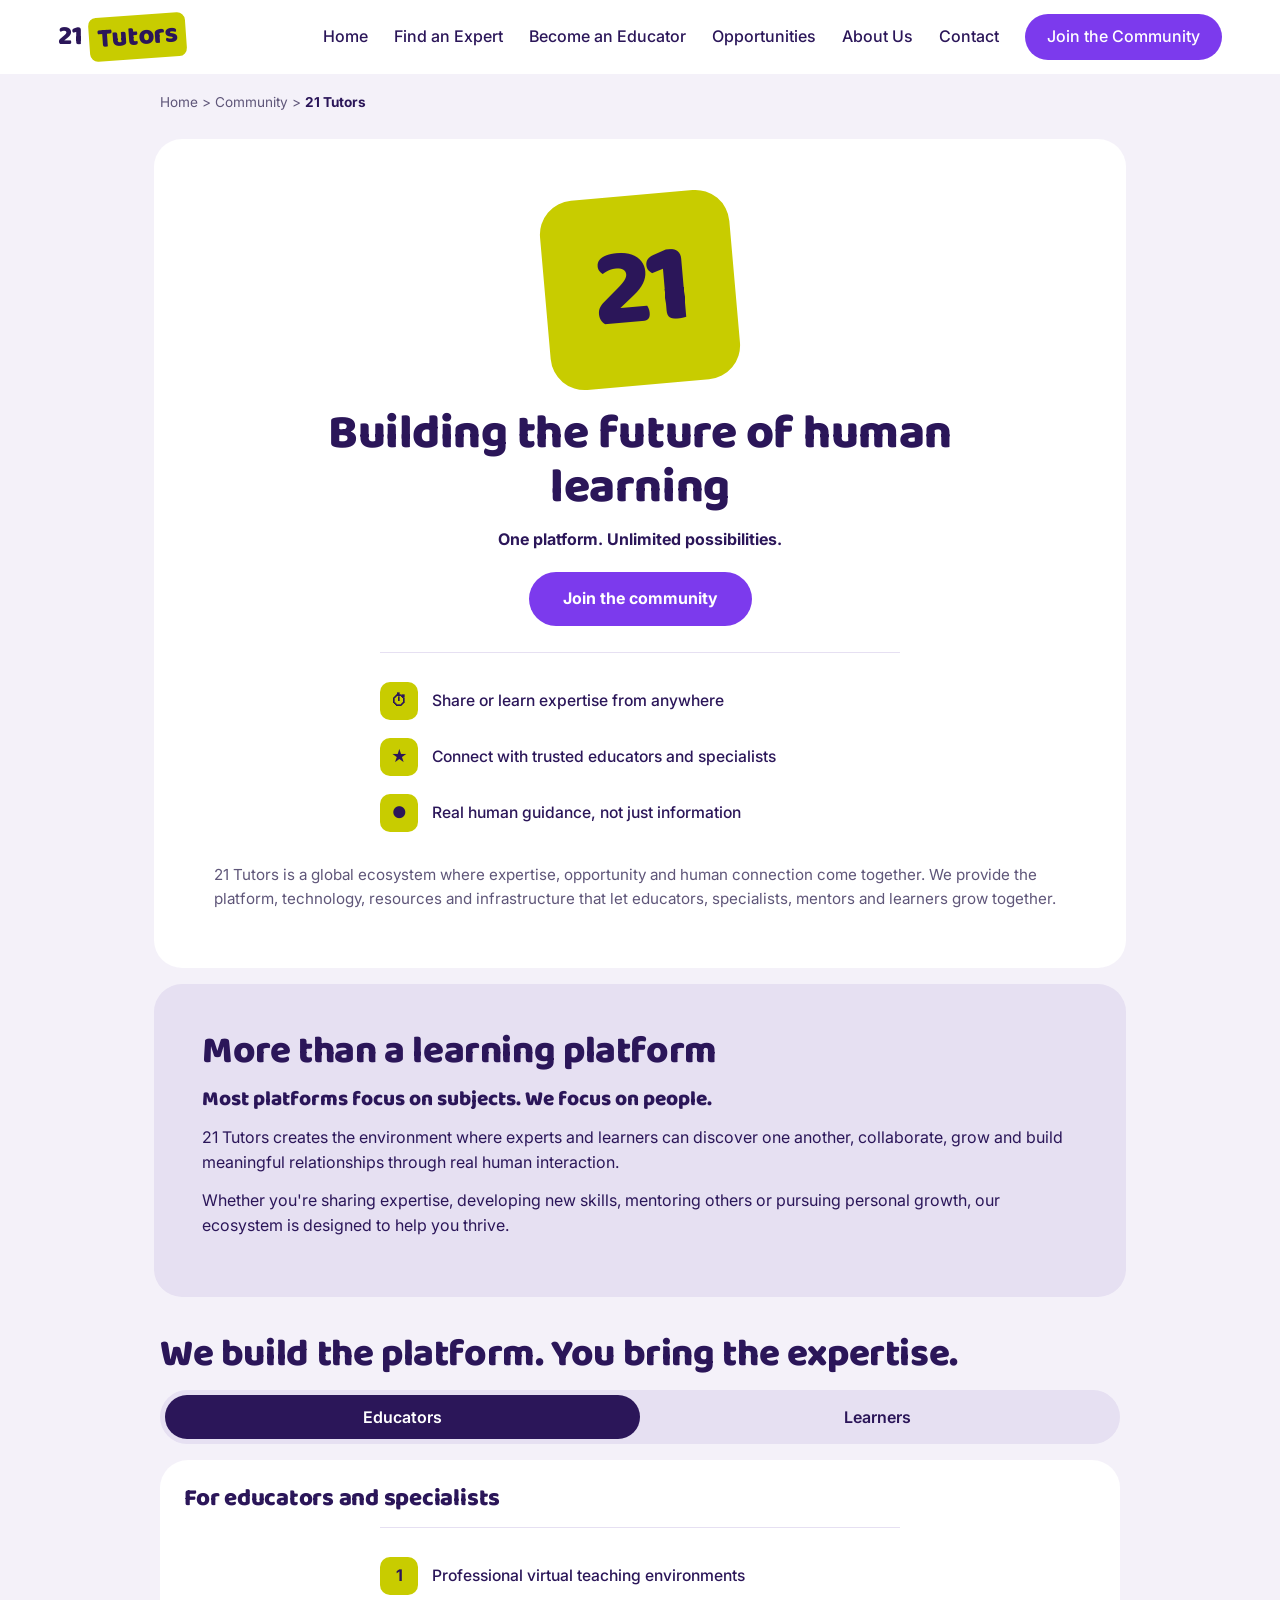
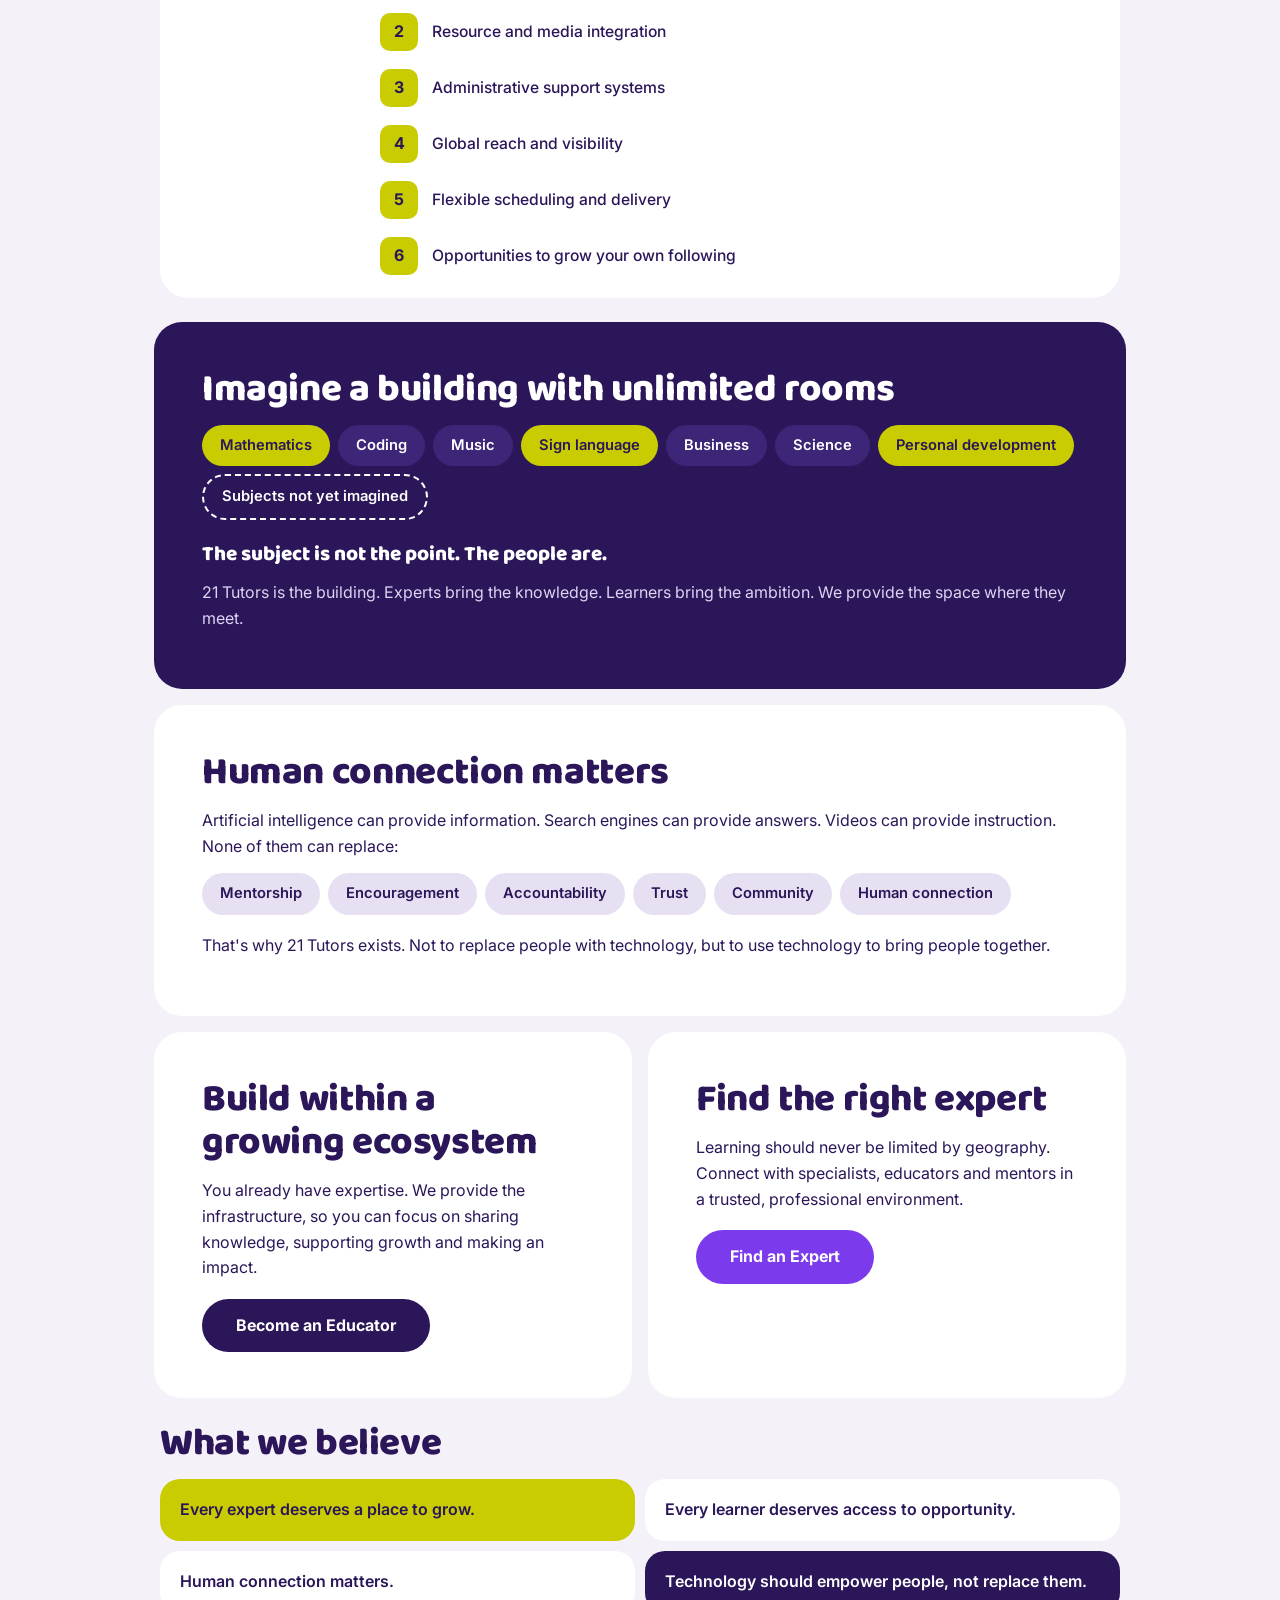
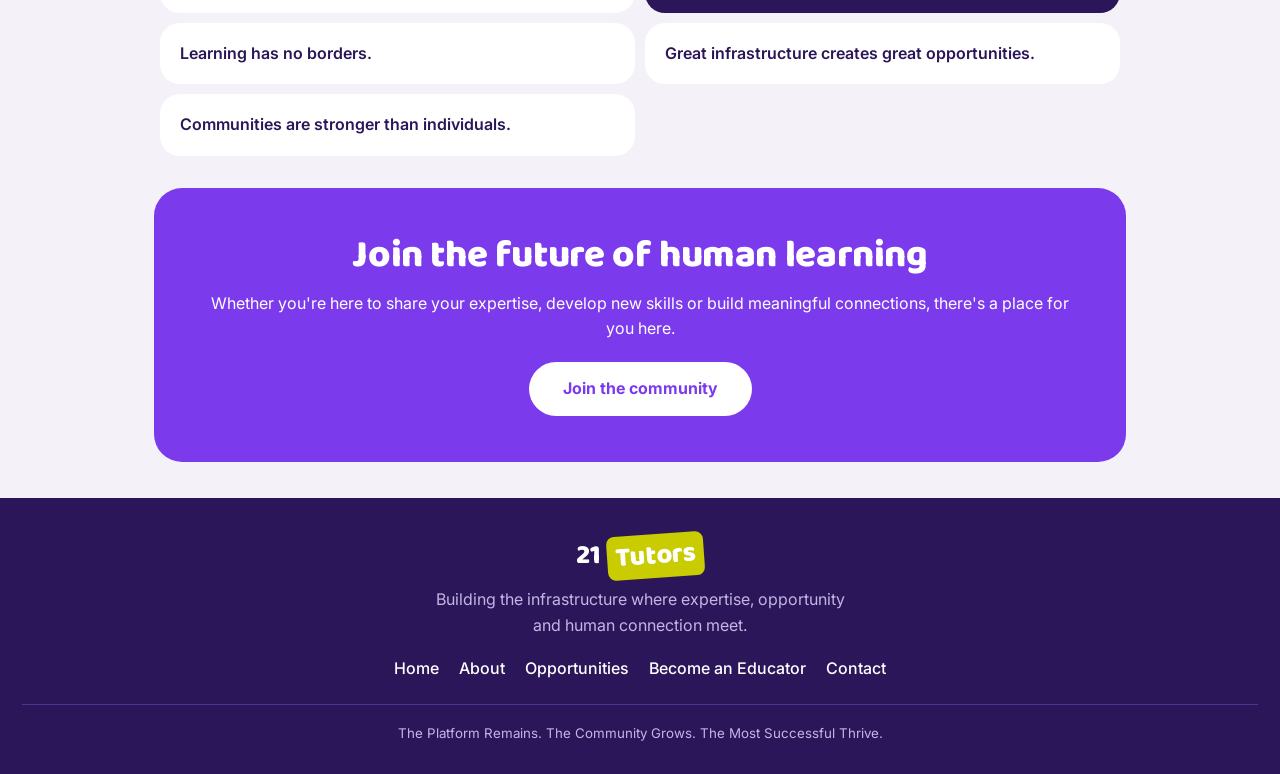
<file: index.html>
<!DOCTYPE html>
<html lang="en">
<head>
<meta charset="UTF-8">
<meta name="viewport" content="width=device-width, initial-scale=1">
<title>21 Tutors | One Platform. Unlimited Possibilities.</title>
<link href="https://fonts.googleapis.com/css2?family=Baloo+2:wght@700;800&family=Inter:wght@400;500;600;700&display=swap" rel="stylesheet">
<link rel="stylesheet" href="style.css">
</head>
<body>

<header class="site-header" id="top">
  <div class="bar">
    <a class="logo" href="#top">21<i>Tutors</i></a>
    <nav class="menu" id="menu" aria-label="Main">
      <a href="#top">Home</a>
      <a href="#people">Find an Expert</a>
      <a href="#people">Become an Educator</a>
      <a href="#how">Opportunities</a>
      <a href="#who">About Us</a>
      <a href="#contact">Contact</a>
      <a class="btn" href="#join">Join the Community</a>
    </nav>
    <button class="burger" id="burger" aria-label="Open menu" aria-expanded="false" aria-controls="menu">
      <span></span><span></span><span></span>
    </button>
  </div>
</header>

<main>
  <p class="crumbs">Home &gt; Community &gt; <b>21 Tutors</b></p>

  <section class="hero card">
    <div class="tile" aria-hidden="true"><b>21</b></div>
    <h1>Building the future of human learning</h1>
    <p class="save">One platform. Unlimited possibilities.</p>
    <a class="btn" href="#join">Join the community</a>
    <ul class="ticks">
      <li><span class="ico">&#9201;</span>Share or learn expertise from anywhere</li>
      <li><span class="ico">&#9733;</span>Connect with trusted educators and specialists</li>
      <li><span class="ico">&#9679;</span>Real human guidance, not just information</li>
    </ul>
    <p class="intro">21 Tutors is a global ecosystem where expertise, opportunity and human connection come together. We provide the platform, technology, resources and infrastructure that let educators, specialists, mentors and learners grow together.</p>
  </section>

  <section class="card tint" id="who">
    <h2>More than a learning platform</h2>
    <p class="lead">Most platforms focus on subjects. We focus on people.</p>
    <p>21 Tutors creates the environment where experts and learners can discover one another, collaborate, grow and build meaningful relationships through real human interaction.</p>
    <p>Whether you're sharing expertise, developing new skills, mentoring others or pursuing personal growth, our ecosystem is designed to help you thrive.</p>
  </section>

  <section class="how" id="how">
    <h2>We build the platform. You bring the expertise.</h2>
    <div class="tabs" role="tablist">
      <button role="tab" class="tab on" data-tab="edu" aria-selected="true">Educators</button>
      <button role="tab" class="tab" data-tab="learn" aria-selected="false">Learners</button>
    </div>
    <div class="panel on" id="edu" role="tabpanel">
      <h3>For educators and specialists</h3>
      <ul class="ticks">
        <li><span class="ico">1</span>Professional virtual teaching environments</li>
        <li><span class="ico">2</span>Resource and media integration</li>
        <li><span class="ico">3</span>Administrative support systems</li>
        <li><span class="ico">4</span>Global reach and visibility</li>
        <li><span class="ico">5</span>Flexible scheduling and delivery</li>
        <li><span class="ico">6</span>Opportunities to grow your own following</li>
      </ul>
    </div>
    <div class="panel" id="learn" role="tabpanel">
      <h3>For learners</h3>
      <ul class="ticks">
        <li><span class="ico">1</span>Access to experienced educators and specialists</li>
        <li><span class="ico">2</span>Interactive learning spaces</li>
        <li><span class="ico">3</span>Structured learning pathways</li>
        <li><span class="ico">4</span>Personalised support and guidance</li>
        <li><span class="ico">5</span>Flexible online access from anywhere</li>
        <li><span class="ico">6</span>A trusted community of experts</li>
      </ul>
    </div>
  </section>

  <section class="card dark">
    <h2>Imagine a building with unlimited rooms</h2>
    <div class="rooms">
      <span>Mathematics</span><span>Coding</span><span>Music</span><span>Sign language</span>
      <span>Business</span><span>Science</span><span>Personal development</span>
      <span class="q">Subjects not yet imagined</span>
    </div>
    <p class="lead">The subject is not the point. The people are.</p>
    <p>21 Tutors is the building. Experts bring the knowledge. Learners bring the ambition. We provide the space where they meet.</p>
  </section>

  <section class="card">
    <h2>Human connection matters</h2>
    <p>Artificial intelligence can provide information. Search engines can provide answers. Videos can provide instruction. None of them can replace:</p>
    <div class="chips">
      <span>Mentorship</span><span>Encouragement</span><span>Accountability</span>
      <span>Trust</span><span>Community</span><span>Human connection</span>
    </div>
    <p>That's why 21 Tutors exists. Not to replace people with technology, but to use technology to bring people together.</p>
  </section>

  <section class="people" id="people">
    <div class="card">
      <h2>Build within a growing ecosystem</h2>
      <p>You already have expertise. We provide the infrastructure, so you can focus on sharing knowledge, supporting growth and making an impact.</p>
      <a class="btn dark" href="#join">Become an Educator</a>
    </div>
    <div class="card">
      <h2>Find the right expert</h2>
      <p>Learning should never be limited by geography. Connect with specialists, educators and mentors in a trusted, professional environment.</p>
      <a class="btn" href="#join">Find an Expert</a>
    </div>
  </section>

  <section class="beliefs">
    <h2>What we believe</h2>
    <ul>
      <li>Every expert deserves a place to grow.</li>
      <li>Every learner deserves access to opportunity.</li>
      <li>Human connection matters.</li>
      <li>Technology should empower people, not replace them.</li>
      <li>Learning has no borders.</li>
      <li>Great infrastructure creates great opportunities.</li>
      <li>Communities are stronger than individuals.</li>
    </ul>
  </section>

  <section class="card cta" id="join">
    <h2>Join the future of human learning</h2>
    <p>Whether you're here to share your expertise, develop new skills or build meaningful connections, there's a place for you here.</p>
    <a class="btn" href="#top">Join the community</a>
  </section>
</main>

<footer id="contact">
  <a class="logo" href="#top">21<i>Tutors</i></a>
  <p>Building the infrastructure where expertise, opportunity and human connection meet.</p>
  <nav aria-label="Footer">
    <a href="#top">Home</a><a href="#who">About</a><a href="#how">Opportunities</a><a href="#people">Become an Educator</a><a href="#contact">Contact</a>
  </nav>
  <small>The Platform Remains. The Community Grows. The Most Successful Thrive.</small>
</footer>

<script src="script.js"></script>
</body>
</html>
</file>
<file: style.css>
:root{
  --purple:#2b1659; --purple-2:#3d2578; --violet:#7c3aed; --lime:#c8cc00;
  --page:#f4f1f9; --panel:#e6e0f2; --muted:#5f5679;
}
*{margin:0;padding:0;box-sizing:border-box}
html{scroll-behavior:smooth;scroll-padding-top:80px}
body{font-family:Inter,Arial,sans-serif;background:var(--page);color:var(--purple);line-height:1.6;-webkit-text-size-adjust:100%}
h1,h2,h3{font-family:"Baloo 2",Inter,sans-serif;font-weight:800;line-height:1.12;letter-spacing:-.01em}
h2{font-size:1.9rem;margin-bottom:14px}
p{margin-bottom:12px}
a{color:inherit}
main{width:100%;max-width:1000px;margin:0 auto;padding:0 14px 20px}

/* header */
.site-header{position:sticky;top:0;z-index:50;background:#fff;transition:box-shadow .2s}
.site-header.scrolled{box-shadow:0 4px 18px rgba(43,22,89,.12)}
.bar{display:flex;align-items:center;justify-content:space-between;padding:14px 18px;max-width:1200px;margin:0 auto;position:relative}
.logo{font-family:"Baloo 2",sans-serif;font-weight:800;font-size:1.7rem;text-decoration:none;color:var(--purple);display:inline-flex;align-items:center;gap:6px}
.logo i{font-style:normal;background:var(--lime);border-radius:8px;padding:0 8px;transform:rotate(-4deg);display:inline-block}
.burger{background:none;border:0;width:44px;height:44px;display:flex;flex-direction:column;justify-content:center;gap:6px;padding:10px;cursor:pointer}
.burger span{height:2px;background:var(--purple);border-radius:2px;transition:transform .25s,opacity .2s}
.burger[aria-expanded="true"] span:nth-child(1){transform:translateY(8px) rotate(45deg)}
.burger[aria-expanded="true"] span:nth-child(2){opacity:0}
.burger[aria-expanded="true"] span:nth-child(3){transform:translateY(-8px) rotate(-45deg)}
.menu{position:absolute;left:0;right:0;top:100%;background:#fff;display:none;flex-direction:column;padding:8px 18px 22px;box-shadow:0 14px 20px rgba(43,22,89,.12)}
.menu.open{display:flex}
.menu a{padding:14px 0;border-bottom:1px solid var(--panel);text-decoration:none;font-weight:500}
.menu a.btn{margin-top:16px;border:0;text-align:center}

/* buttons */
.btn{display:inline-block;background:var(--violet);color:#fff;font-weight:700;text-decoration:none;border-radius:999px;padding:14px 34px;border:0;font-size:1rem;transition:transform .15s,background .15s}
.btn:hover{background:#6527d1;transform:translateY(-2px)}
.btn.dark{background:var(--purple)}
.btn.dark:hover{background:var(--purple-2)}
a:focus-visible,button:focus-visible{outline:3px solid var(--lime);outline-offset:3px}

/* cards */
.crumbs{font-size:.85rem;color:var(--muted);padding:18px 6px 14px}
.crumbs b{color:var(--purple)}
.card{background:#fff;border-radius:28px;padding:30px 24px;margin-bottom:16px}
.card.tint{background:var(--panel)}
.card.dark{background:var(--purple);color:#fff}
.lead{font-family:"Baloo 2",sans-serif;font-weight:800;font-size:1.3rem;line-height:1.25;margin:4px 0 12px}

.hero{text-align:center;padding-top:26px}
.tile{width:150px;height:150px;margin:0 auto 22px;background:var(--lime);border-radius:34px;transform:rotate(-5deg);display:flex;align-items:center;justify-content:center}
.tile b{font-family:"Baloo 2",sans-serif;font-size:5.6rem;font-weight:800;line-height:1;letter-spacing:-.04em}
.hero h1{font-size:2.2rem;margin-bottom:10px}
.save{font-weight:700;margin-bottom:20px}
.intro{color:var(--muted);text-align:left;margin:22px 0 0;font-size:.95rem}

/* ticks list */
.ticks{list-style:none;text-align:left;margin-top:26px;border-top:1px solid var(--panel);padding-top:20px}
.ticks li{display:flex;align-items:center;gap:14px;padding:9px 0;font-weight:500;font-size:.98rem;line-height:1.35}
.ico{flex:0 0 38px;height:38px;border-radius:10px;background:var(--lime);display:flex;align-items:center;justify-content:center;font-weight:700;font-size:1rem}

/* tabs */
.how{padding:20px 6px 8px}
.tabs{display:flex;background:var(--panel);border-radius:999px;padding:5px;margin-bottom:16px}
.tab{flex:1;border:0;background:transparent;border-radius:999px;padding:12px;font:600 1rem Inter,sans-serif;color:var(--purple);cursor:pointer;transition:background .2s,color .2s}
.tab.on{background:var(--purple);color:#fff}
.panel{display:none;background:#fff;border-radius:28px;padding:26px 24px 14px;margin-bottom:16px}
.panel.on{display:block}
.panel h3{font-size:1.5rem}
.panel .ticks{margin-top:14px}

/* rooms + chips */
.rooms{display:flex;flex-wrap:wrap;gap:8px;margin:6px 0 22px}
.rooms span{background:var(--purple-2);border-radius:999px;padding:9px 18px;font-weight:600;font-size:.92rem}
.rooms span:nth-child(3n+1){background:var(--lime);color:var(--purple)}
.rooms .q{background:transparent!important;border:2px dashed #fff;color:#fff!important}
.card.dark p{color:#ddd3f3}
.card.dark .lead{color:#fff}
.chips{display:flex;flex-wrap:wrap;gap:8px;margin:14px 0 18px}
.chips span{background:var(--panel);border-radius:999px;padding:9px 18px;font-weight:600;font-size:.92rem}

.people .btn{margin-top:6px}

/* beliefs */
.beliefs{padding:24px 6px 8px}
.beliefs ul{list-style:none;display:grid;gap:10px}
.beliefs li{background:#fff;border-radius:20px;padding:18px 20px;font-weight:600}
.beliefs li:nth-child(1){background:var(--lime)}
.beliefs li:nth-child(4){background:var(--purple);color:#fff}

.cta{background:var(--violet);color:#fff;text-align:center;margin-top:24px;padding:42px 24px}
.cta .btn{background:#fff;color:var(--violet);margin-top:8px}
.cta .btn:hover{background:var(--purple);color:#fff}

footer{background:var(--purple);color:#fff;padding:36px 22px 30px;text-align:center}
footer .logo{color:#fff}
footer p{color:#c3b6e6;max-width:420px;margin:10px auto 18px}
footer nav{display:flex;flex-wrap:wrap;justify-content:center;gap:8px 20px;margin-bottom:22px}
footer nav a{text-decoration:none;font-weight:500}
footer small{display:block;color:#c3b6e6;border-top:1px solid #4b3590;padding-top:18px}

/* tablet and up */
@media(min-width:760px){
  h2{font-size:2.4rem}
  .card{padding:46px 48px}
  .hero{padding:56px 60px}
  .hero h1{font-size:3rem;max-width:640px;margin:0 auto 12px}
  .tile{width:190px;height:190px}
  .tile b{font-size:7rem}
  .ticks{max-width:520px;margin-left:auto;margin-right:auto}
  .people{display:grid;grid-template-columns:1fr 1fr;gap:16px}
  .people .card{margin-bottom:0}
  .beliefs ul{grid-template-columns:1fr 1fr}
}
@media(min-width:960px){
  .burger{display:none}
  .menu{position:static;display:flex;flex-direction:row;align-items:center;gap:26px;padding:0;box-shadow:none;background:none}
  .menu a{padding:0;border:0}
  .menu a.btn{margin:0;padding:10px 22px}
}
@media(prefers-reduced-motion:reduce){*{transition:none!important;scroll-behavior:auto!important}}
</file>
